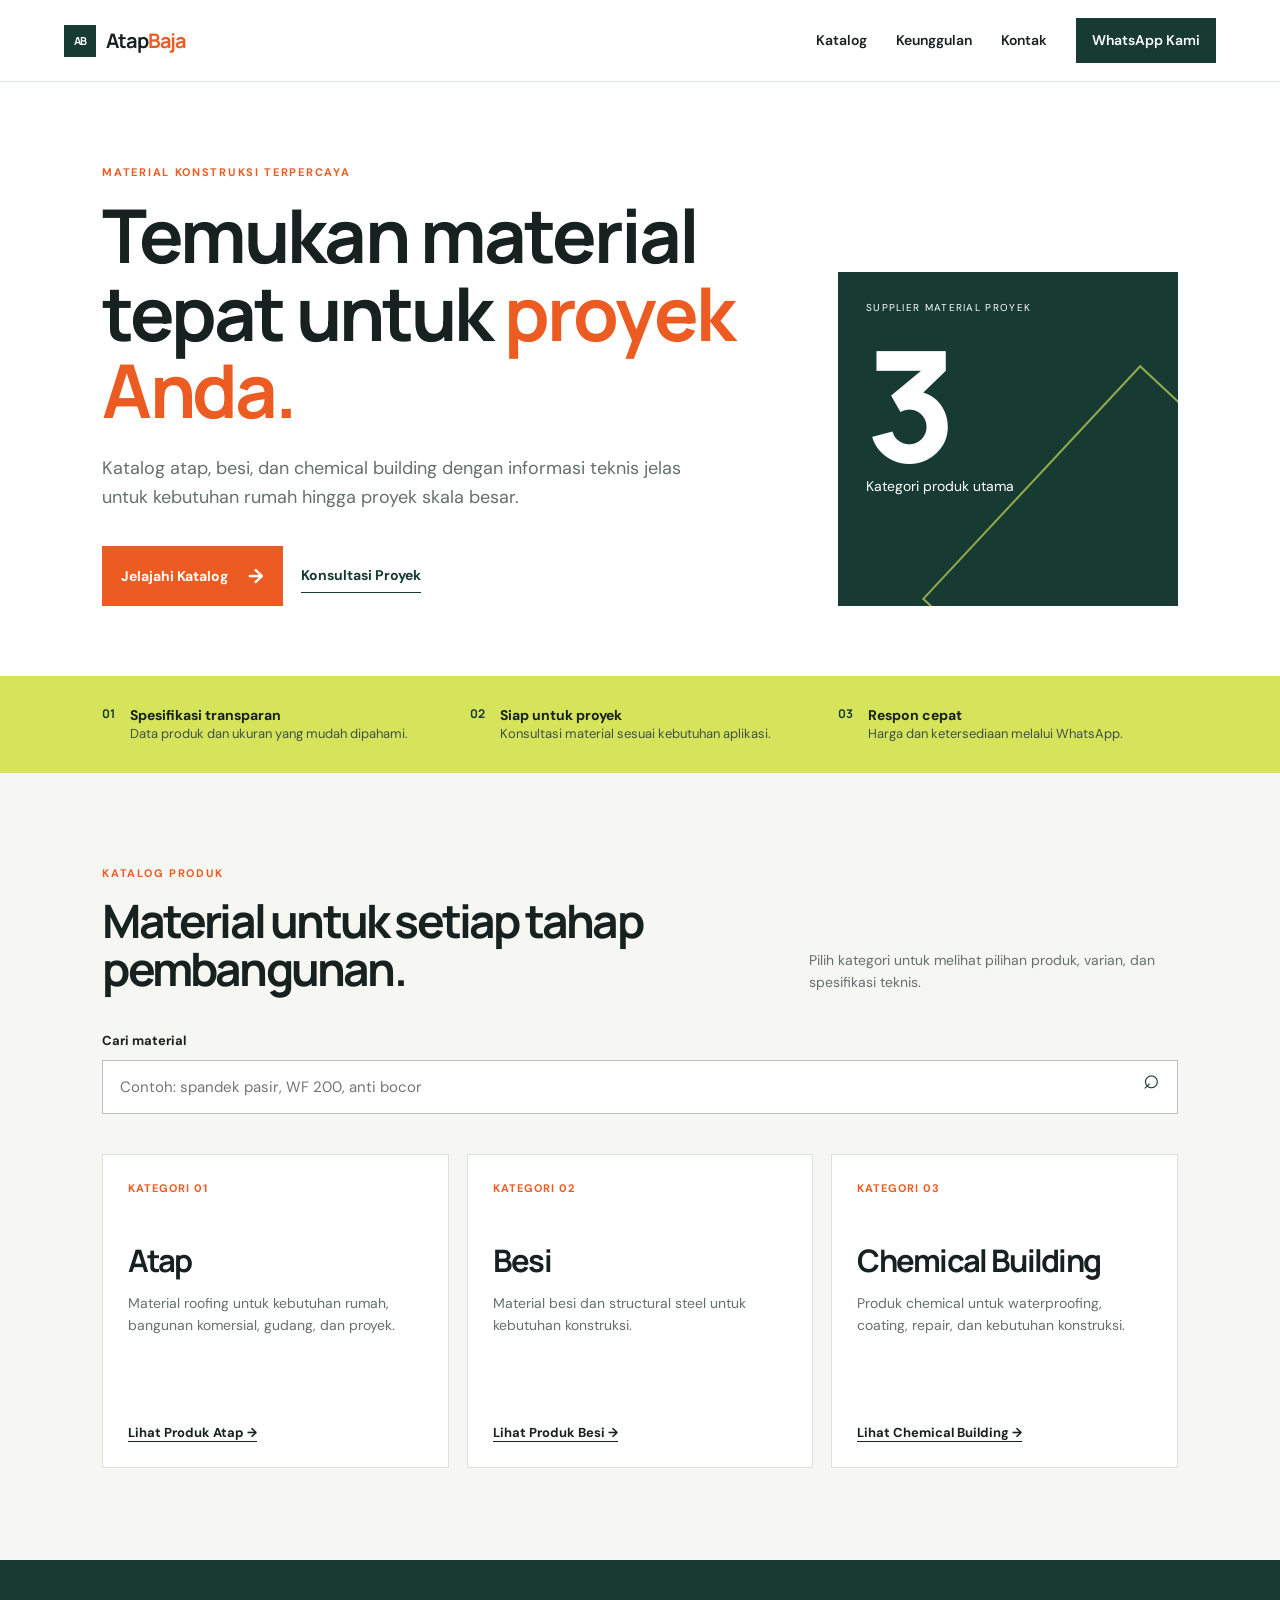
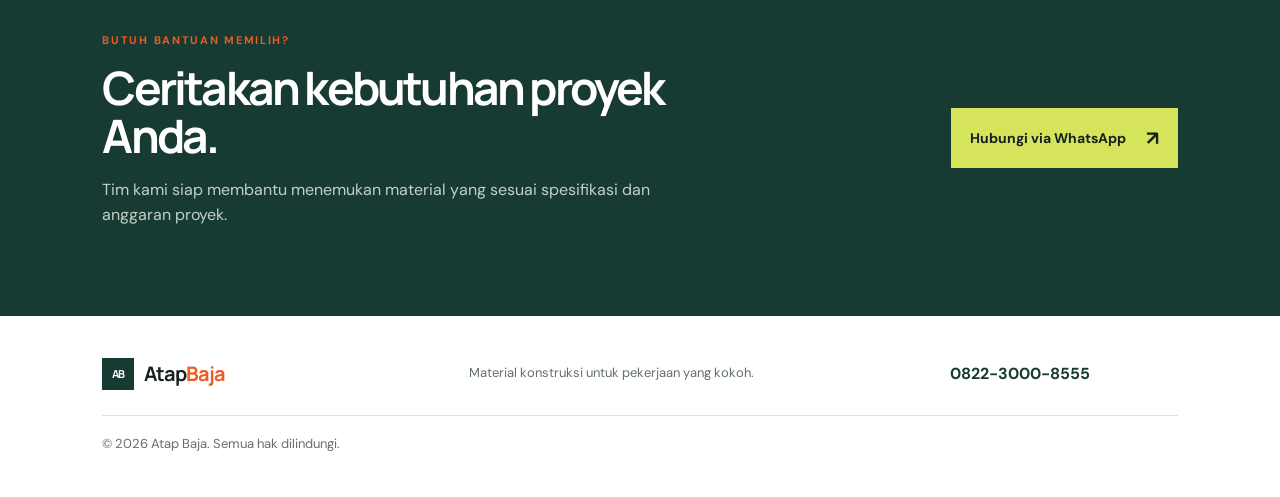
<file: index.html>
<!doctype html>
<html lang="id">
<head>
  <meta charset="UTF-8">
  <meta name="viewport" content="width=device-width, initial-scale=1.0">
  <meta name="description" content="Katalog material atap, besi, dan chemical building untuk proyek konstruksi.">
  <title>Atap Baja | Material Konstruksi untuk Proyek</title>
  <link rel="preconnect" href="https://fonts.googleapis.com">
  <link rel="preconnect" href="https://fonts.gstatic.com" crossorigin>
  <link href="https://fonts.googleapis.com/css2?family=DM+Sans:wght@400;500;600;700&family=Manrope:wght@600;700;800&display=swap" rel="stylesheet">
  <link rel="stylesheet" href="style.css">
  <style>
    .product-thumb { width: 100%; height: 160px; object-fit: cover; border-radius: 6px; margin-bottom: 10px; }
    .category-thumb { width: 100%; height: 140px; object-fit: cover; border-radius: 6px; margin-bottom: 10px; }
    .sub-thumb { width: 60px; height: 60px; object-fit: cover; border-radius: 6px; flex-shrink: 0; }
    .product-detail-img { width: 100%; max-height: 320px; object-fit: cover; border-radius: 8px; margin-bottom: 16px; }
    .product-card { display: flex; flex-direction: column; align-items: stretch; text-align: left; }
    .subcategory { display: flex; align-items: center; gap: 14px; text-align: left; }
  </style>
</head>
<body>
  <header class="site-header">
    <a class="brand" href="#beranda" aria-label="Atap Baja, ke beranda"><span class="brand-mark">AB</span><span>Atap<span>Baja</span></span></a>
    <button class="menu-toggle" aria-label="Buka menu" aria-expanded="false">☰</button>
    <nav class="main-nav" aria-label="Navigasi utama">
      <a href="#katalog">Katalog</a><a href="#keunggulan">Keunggulan</a><a href="#kontak">Kontak</a>
      <a class="nav-cta" href="https://wa.me/6282230008555" target="_blank" rel="noopener">WhatsApp Kami</a>
    </nav>
  </header>

  <main>
    <section class="hero" id="beranda">
      <div class="hero-copy">
        <p class="eyebrow">MATERIAL KONSTRUKSI TERPERCAYA</p>
        <h1>Temukan material tepat untuk <em>proyek Anda.</em></h1>
        <p class="lead">Katalog atap, besi, dan chemical building dengan informasi teknis jelas untuk kebutuhan rumah hingga proyek skala besar.</p>
        <div class="hero-actions"><a class="button primary" href="#katalog">Jelajahi Katalog <span>→</span></a><a class="button text-button" href="https://wa.me/6282230008555" target="_blank" rel="noopener">Konsultasi Proyek</a></div>
      </div>
      <div class="hero-panel">
        <p>SUPPLIER MATERIAL PROYEK</p><strong>3</strong><span>Kategori produk utama</span>
        <div class="hero-lines"></div>
      </div>
    </section>

    <section class="value-strip" id="keunggulan">
      <div><b>01</b><span><strong>Spesifikasi transparan</strong>Data produk dan ukuran yang mudah dipahami.</span></div>
      <div><b>02</b><span><strong>Siap untuk proyek</strong>Konsultasi material sesuai kebutuhan aplikasi.</span></div>
      <div><b>03</b><span><strong>Respon cepat</strong>Harga dan ketersediaan melalui WhatsApp.</span></div>
    </section>

    <section class="catalog section" id="katalog">
      <div class="section-heading"><div><p class="eyebrow">KATALOG PRODUK</p><h2>Material untuk setiap tahap pembangunan.</h2></div><p>Pilih kategori untuk melihat pilihan produk, varian, dan spesifikasi teknis.</p></div>
      <div class="search-wrap"><label for="search">Cari material</label><input id="search" type="search" placeholder="Contoh: spandek pasir, WF 200, anti bocor" autocomplete="off"><span class="search-icon">⌕</span><div id="search-results" class="search-results" hidden></div></div>
      <div id="category-cards" class="category-grid" aria-live="polite"></div>
    </section>

    <section id="catalog-detail" class="catalog-detail" hidden>
      <div class="section detail-shell"><button id="back-button" class="back-button">← Kembali ke kategori</button><div id="breadcrumbs" class="breadcrumbs"></div><div id="detail-content"></div></div>
    </section>

    <section class="project-cta" id="kontak">
      <div><p class="eyebrow">BUTUH BANTUAN MEMILIH?</p><h2>Ceritakan kebutuhan proyek Anda.</h2><p>Tim kami siap membantu menemukan material yang sesuai spesifikasi dan anggaran proyek.</p></div>
      <a class="button light" href="https://wa.me/6282230008555" target="_blank" rel="noopener">Hubungi via WhatsApp <span>↗</span></a>
    </section>
  </main>
  <footer><a class="brand" href="#beranda"><span class="brand-mark">AB</span><span>Atap<span>Baja</span></span></a><p>Material konstruksi untuk pekerjaan yang kokoh.</p><a href="tel:+6282230008555">0822-3000-8555</a><small>© <span id="year"></span> Atap Baja. Semua hak dilindungi.</small></footer>
  <script src="app.js"></script>
</body>
</html>
</file>
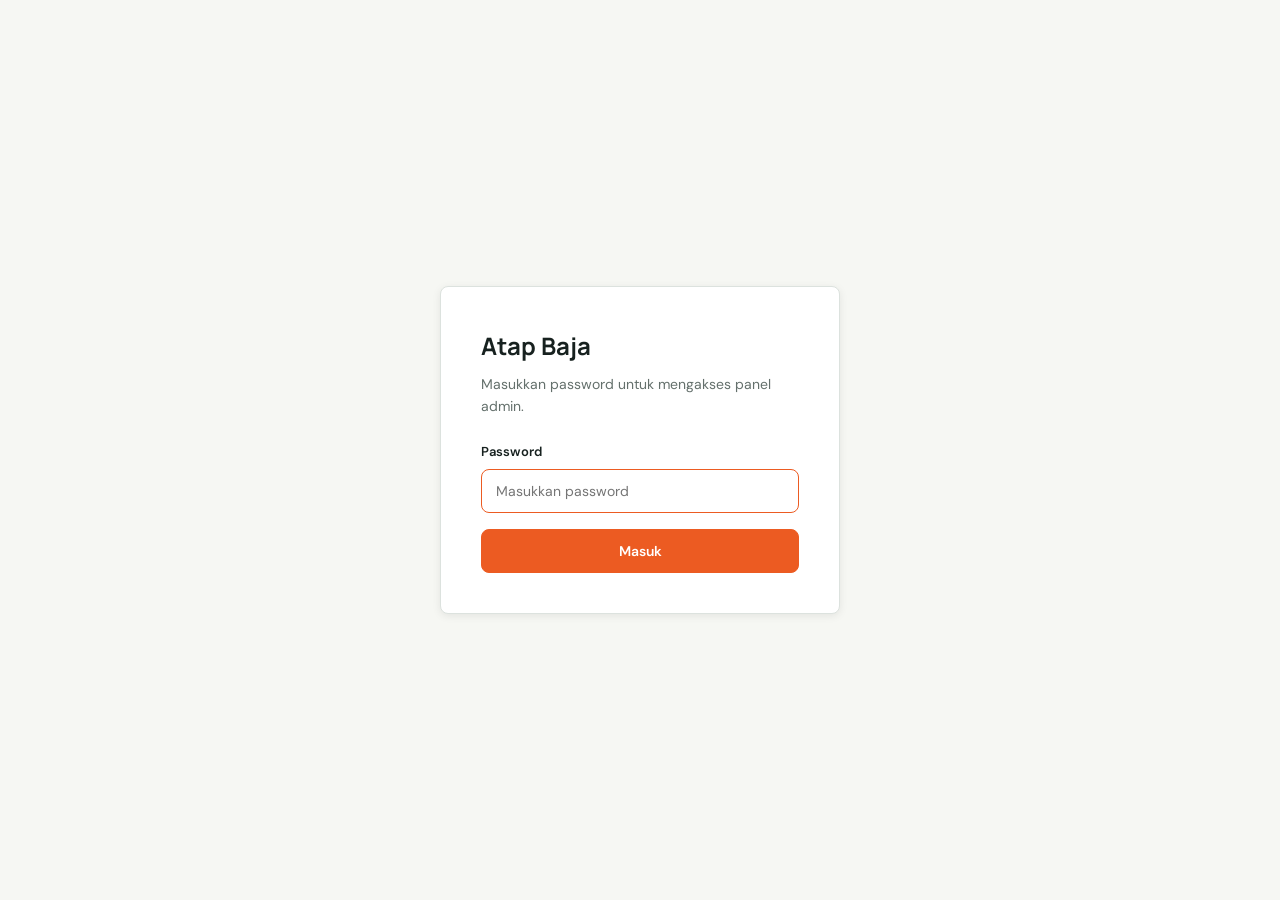
<file: abahantok.html>
<!doctype html>
<html lang="id">
<head>
  <meta charset="UTF-8">
  <meta name="viewport" content="width=device-width, initial-scale=1.0">
  <title>Atap Baja - Admin</title>
  <link rel="preconnect" href="https://fonts.googleapis.com">
  <link rel="preconnect" href="https://fonts.gstatic.com" crossorigin>
  <link href="https://fonts.googleapis.com/css2?family=DM+Sans:wght@400;500;600;700&family=Manrope:wght@600;700;800&display=swap" rel="stylesheet">
  <link rel="stylesheet" href="admin-style.css">
</head>
<body>

  <!-- ========== LOGIN SCREEN ========== -->
  <div id="login-screen" class="login-screen">
    <div class="login-box">
      <h1>Atap Baja</h1>
      <p>Masukkan password untuk mengakses panel admin.</p>
      <div id="login-error" class="error-msg">Password salah. Silakan coba lagi.</div>
      <form id="login-form">
        <div class="field">
          <label for="login-password">Password</label>
          <input type="password" id="login-password" placeholder="Masukkan password" autofocus required>
        </div>
        <button type="submit" class="btn btn-primary" style="width:100%;justify-content:center">Masuk</button>
      </form>
    </div>
  </div>

  <!-- ========== ADMIN DASHBOARD ========== -->
  <div id="admin-dashboard" class="admin-dashboard">

    <!-- Header -->
    <header class="admin-header">
      <h1>
        <span class="brand-mark">AB</span>
        Atap Baja - Admin
      </h1>
      <div class="admin-header-actions">
        <button id="btn-preview" class="btn-preview">Preview Lokal</button>
        <button id="btn-push" class="btn-push">Push ke GitHub</button>
        <button id="btn-reset" style="color:#e57373">Reset</button>
        <button id="btn-logout">Logout</button>
      </div>
    </header>

    <!-- Tab Navigation -->
    <nav class="tab-nav">
      <button class="tab-btn active" data-tab="tab-text">Teks</button>
      <button class="tab-btn" data-tab="tab-products">Produk</button>
      <button class="tab-btn" data-tab="tab-images">Gambar</button>
      <button class="tab-btn" data-tab="tab-json">JSON Editor</button>
      <button class="tab-btn" data-tab="tab-settings">Pengaturan</button>
    </nav>

    <!-- Tab: Teks -->
    <div id="tab-text" class="tab-content active">
      <div id="text-editor-content"></div>
    </div>

    <!-- Tab: Produk -->
    <div id="tab-products" class="tab-content">
      <div class="section-card">
        <h2>Struktur Produk</h2>
        <p style="color:var(--muted);font-size:13px;margin-bottom:16px">
          Klik nama item untuk membuka/menutup children. Gunakan tombol Edit atau Hapus untuk mengubah.
        </p>
        <div id="product-tree" class="product-tree"></div>
      </div>
    </div>

    <!-- Tab: Gambar -->
    <div id="tab-images" class="tab-content">
      <div class="section-card">
        <h2>Gambar Produk</h2>
        <p style="color:var(--muted);font-size:13px;margin-bottom:16px">
          Upload gambar untuk setiap produk. Format: JPG, PNG, WebP. Maksimal 5MB.
        </p>
        <div id="image-editor-content"></div>
      </div>
    </div>

    <!-- Tab: JSON Editor -->
    <div id="tab-json" class="tab-content">
      <div class="section-card">
        <h2>JSON Editor</h2>
        <p style="color:var(--muted);font-size:13px;margin-bottom:16px">
          Edit data secara langsung dalam format JSON. Hati-hati saat mengedit!
        </p>
        <textarea id="json-editor" class="json-editor"></textarea>
        <div class="btn-group">
          <button id="json-save-btn" class="btn btn-primary">Simpan JSON</button>
        </div>
      </div>
    </div>

    <!-- Tab: Pengaturan -->
    <div id="tab-settings" class="tab-content">
      <div class="section-card">
        <h2>GitHub Token</h2>
        <p style="color:var(--muted);font-size:13px;margin-bottom:16px">
          Token digunakan untuk push perubahan ke GitHub. Token disimpan di browser ini saja (localStorage).
        </p>
        <div class="form-group">
          <label>GitHub Personal Access Token</label>
          <input type="password" id="github-token-input" placeholder="ghp_xxxxxxxxxxxx">
        </div>
        <div style="display:flex;align-items:center;gap:12px">
          <button id="save-token-btn" class="btn btn-primary">Simpan Token</button>
          <span id="token-status" style="font-size:13px;color:var(--muted)">Belum ada token</span>
        </div>
        <div class="hint" style="margin-top:20px">
          <strong>Cara mendapatkan token:</strong>
          <ol style="margin:8px 0 0 16px;font-size:13px;line-height:1.8">
            <li>Buka <a href="https://github.com/settings/tokens" target="_blank">github.com/settings/tokens</a></li>
            <li>Klik <strong>"Generate new token (classic)"</strong></li>
            <li>Beri nama: <code>admin-atapbaja</code></li>
            <li>Centang scope: <strong>repo</strong></li>
            <li>Klik Generate, lalu copy token (ghp_xxxxx)</li>
            <li>Tempel token di atas, klik Simpan</li>
          </ol>
        </div>
      </div>

      <div class="section-card">
        <h2>Data Management</h2>
        <div class="btn-group">
          <button id="btn-export" class="btn">Export data.json</button>
          <button id="btn-import" class="btn">Import data.json</button>
          <input type="file" id="import-file" accept=".json" style="display:none">
        </div>
      </div>
    </div>

    <!-- Status Bar -->
    <div class="status-bar">
      <span id="status-msg" class="status-msg">Siap</span>
      <span style="opacity:0.5;font-size:12px">Atap Baja Admin Panel</span>
    </div>
  </div>

  <!-- ========== MODAL ========== -->
  <div id="modal-overlay" class="modal-overlay">
    <div class="modal">
      <div class="modal-header">
        <h3 id="modal-title">Edit</h3>
        <button id="modal-close" class="modal-close">x</button>
      </div>
      <div id="modal-body" class="modal-body"></div>
      <div class="modal-footer">
        <button id="modal-cancel" class="btn">Batal</button>
        <button id="modal-save" class="btn btn-primary">Simpan</button>
      </div>
    </div>
  </div>

  <script src="admin-auth.js"></script>
</body>
</html>
</file>
<file: style.css>
:root{--ink:#17211f;--muted:#64706c;--line:#dce2de;--paper:#f6f7f3;--orange:#ec5b22;--forest:#173b32;--lime:#d6e45b}*{box-sizing:border-box}html{scroll-behavior:smooth}body{margin:0;background:var(--paper);color:var(--ink);font:16px/1.6 'DM Sans',sans-serif}.site-header{height:82px;padding:0 max(5vw,28px);display:flex;align-items:center;justify-content:space-between;background:#fff;border-bottom:1px solid var(--line);position:sticky;top:0;z-index:10}.brand{display:flex;gap:10px;align-items:center;text-decoration:none;color:var(--ink);font:700 20px/1 'Manrope',sans-serif;letter-spacing:-1.1px}.brand>span:last-child span{color:var(--orange)}.brand-mark{display:grid;place-items:center;width:32px;height:32px;color:#fff;background:var(--forest);font-size:11px;letter-spacing:-.5px}.main-nav{display:flex;align-items:center;gap:29px}.main-nav a{color:var(--ink);text-decoration:none;font-size:14px;font-weight:600}.nav-cta{background:var(--forest);color:#fff!important;padding:11px 16px}.menu-toggle{display:none;border:0;background:transparent;font-size:25px}.hero{min-height:570px;display:grid;grid-template-columns:1.35fr .65fr;padding:82px max(8vw,30px) 70px;gap:30px;background:#fff}.hero-copy{max-width:780px}.eyebrow{margin:0 0 14px;color:var(--orange);font-size:11px;font-weight:700;letter-spacing:1.7px}.hero h1,h2{font-family:'Manrope',sans-serif;letter-spacing:-2.8px;line-height:1.05}.hero h1{font-size:clamp(42px,5.8vw,77px);margin:0 0 25px}.hero h1 em{color:var(--orange);font-style:normal}.lead{max-width:610px;color:var(--muted);font-size:18px}.hero-actions{display:flex;gap:18px;align-items:center;margin-top:34px}.button{display:inline-flex;gap:20px;align-items:center;justify-content:center;padding:14px 19px;text-decoration:none;font-size:14px;font-weight:700}.button.primary{background:var(--orange);color:#fff}.button.primary span,.button.light span{font-size:20px}.text-button{color:var(--forest);border-bottom:1px solid var(--forest);padding:5px 0}.hero-panel{align-self:end;min-height:334px;padding:28px;display:flex;flex-direction:column;position:relative;overflow:hidden;color:#fff;background:var(--forest)}.hero-panel p{font-size:10px;letter-spacing:1.3px;margin:0}.hero-panel strong{font:800 154px/.85 'Manrope',sans-serif;letter-spacing:-12px;margin:22px 0 6px}.hero-panel span{font-size:14px}.hero-lines{position:absolute;width:320px;height:320px;border:2px solid rgba(214,228,91,.65);right:-130px;bottom:-145px;transform:rotate(43deg)}.value-strip{padding:29px max(8vw,30px);display:grid;grid-template-columns:repeat(3,1fr);gap:28px;background:var(--lime)}.value-strip>div{display:flex;gap:15px}.value-strip b{font:700 12px 'Manrope';color:var(--forest)}.value-strip span{font-size:13px;line-height:1.45;color:#435244}.value-strip strong{display:block;color:var(--ink);font-size:14px}.section{padding:92px max(8vw,30px)}.section-heading{display:flex;align-items:end;justify-content:space-between;gap:30px;margin-bottom:38px}.section-heading h2,.project-cta h2{margin:0;font-size:clamp(31px,3.6vw,48px)}.section-heading>p{max-width:390px;color:var(--muted);font-size:14px;margin:0}.search-wrap{position:relative;margin-bottom:40px}.search-wrap label{display:block;font-size:13px;font-weight:700;margin-bottom:8px}.search-wrap input{width:100%;border:1px solid #b9c4bd;border-radius:0;background:#fff;padding:16px 48px 16px 17px;color:var(--ink);font:15px 'DM Sans'}.search-wrap input:focus{outline:2px solid var(--lime);border-color:var(--forest)}.search-icon{position:absolute;right:18px;bottom:12px;font-size:28px;color:var(--forest)}.search-results{position:absolute;top:100%;left:0;right:0;background:#fff;border:1px solid var(--line);z-index:4;box-shadow:0 10px 30px #17211f18}.result{display:block;text-align:left;width:100%;padding:13px 17px;border:0;border-bottom:1px solid var(--line);background:#fff;cursor:pointer;font:14px 'DM Sans';color:var(--ink)}.result:hover{background:#f2f5ee}.result small{display:block;color:var(--muted)}.category-grid{display:grid;grid-template-columns:repeat(3,1fr);gap:18px}.category-card{min-height:314px;padding:25px;display:flex;flex-direction:column;align-items:start;border:1px solid var(--line);background:#fff}.category-card .tag{font-size:11px;font-weight:700;color:var(--orange);letter-spacing:1px}.category-card h3{font:700 31px/1.1 'Manrope';letter-spacing:-1.7px;margin:45px 0 15px}.category-card p{font-size:14px;color:var(--muted);margin:0 0 25px}.category-card button{margin-top:auto;border:0;background:transparent;padding:0;border-bottom:1px solid var(--ink);cursor:pointer;font:700 13px 'DM Sans';color:var(--ink)}.catalog-detail{background:#eaf0e8}.detail-shell{padding-top:38px;min-height:600px}.back-button{border:0;background:none;padding:0;color:var(--forest);font:700 13px 'DM Sans';cursor:pointer}.breadcrumbs{font-size:12px;color:var(--muted);margin:30px 0 10px}.subcategory-list{display:grid;grid-template-columns:repeat(2,1fr);gap:15px;margin-top:32px}.subcategory{background:#fff;border:1px solid var(--line);padding:22px;cursor:pointer;text-align:left}.subcategory b{font:700 19px 'Manrope'}.subcategory span{display:block;color:var(--muted);font-size:13px;margin-top:5px}.product-grid{display:grid;grid-template-columns:repeat(3,1fr);gap:15px;margin-top:32px}.product-card{border:1px solid var(--line);background:#fff;padding:20px;text-align:left;cursor:pointer}.product-card .product-code{font-size:11px;color:var(--orange);font-weight:700}.product-card h3{font:700 20px/1.2 'Manrope';margin:17px 0 9px}.product-card p{font-size:13px;color:var(--muted);margin:0}.product-layout{display:grid;grid-template-columns:1fr 1.15fr;gap:45px;margin-top:28px}.product-layout h2{font-size:42px;margin:0 0 17px}.product-layout>div>p{color:var(--muted)}.variant-list{display:flex;flex-wrap:wrap;gap:9px;margin:23px 0}.variant{border:1px solid #aebbb4;background:#fff;padding:9px 12px;cursor:pointer;font:600 13px 'DM Sans'}.variant.active{border-color:var(--forest);background:var(--forest);color:#fff}.spec-box{background:#fff;border:1px solid var(--line);padding:22px}.spec-box h3{margin:0 0 14px;font:700 18px 'Manrope'}.spec-grid{margin:0;display:grid;grid-template-columns:repeat(2,1fr)}.spec-grid div{border-top:1px solid var(--line);padding:10px 0}.spec-grid dt{font-size:11px;text-transform:uppercase;letter-spacing:.6px;color:var(--muted)}.spec-grid dd{margin:2px 0 0;font-size:14px;font-weight:600}.wa-form{margin-top:18px;background:var(--forest);padding:22px;color:#fff}.wa-form h3{margin:0 0 14px;font:700 18px 'Manrope'}.wa-fields{display:grid;grid-template-columns:1fr 1fr;gap:10px}.wa-form input{width:100%;padding:11px;border:1px solid #557168;background:#fff;font:13px 'DM Sans'}.wa-form .button{border:0;margin-top:12px;width:100%;cursor:pointer}.project-cta{padding:72px max(8vw,30px);background:var(--forest);color:#fff;display:flex;justify-content:space-between;align-items:center;gap:40px}.project-cta h2{max-width:600px}.project-cta p:not(.eyebrow){max-width:550px;color:#c1d0c8}.button.light{background:var(--lime);color:var(--ink);white-space:nowrap}footer{padding:42px max(8vw,30px);display:grid;grid-template-columns:1.5fr 2fr 1fr;gap:25px;background:#fff;align-items:center}footer p,footer small{color:var(--muted);font-size:13px;margin:0}footer>a:not(.brand){color:var(--forest);font-weight:700;text-decoration:none}footer small{grid-column:1/-1;border-top:1px solid var(--line);padding-top:18px}@media(max-width:760px){.site-header{height:66px;padding:0 20px}.menu-toggle{display:block}.main-nav{display:none;position:absolute;top:65px;left:0;right:0;padding:20px;background:#fff;border-bottom:1px solid var(--line);flex-direction:column;align-items:stretch;gap:16px}.main-nav.open{display:flex}.hero{grid-template-columns:1fr;padding:52px 24px 0;gap:40px}.hero h1{font-size:44px}.lead{font-size:16px}.hero-actions{flex-wrap:wrap}.hero-panel{min-height:230px;margin:0 -24px}.hero-panel strong{font-size:112px}.value-strip{padding:25px 24px;grid-template-columns:1fr;gap:17px}.section{padding:60px 24px}.section-heading{display:block}.section-heading>p{margin-top:15px}.category-grid,.product-grid{grid-template-columns:1fr}.category-card{min-height:240px}.category-card h3{margin-top:30px}.subcategory-list{grid-template-columns:1fr}.product-layout{grid-template-columns:1fr;gap:25px}.product-layout h2{font-size:34px}.spec-grid{grid-template-columns:1fr}.project-cta{display:block;padding:58px 24px}.project-cta .button{margin-top:21px}footer{padding:35px 24px;grid-template-columns:1fr;gap:12px}footer small{grid-column:auto;margin-top:15px}.wa-fields{grid-template-columns:1fr}}
</file>
<file: admin-style.css>
:root {
  --ink: #17211f;
  --muted: #64706c;
  --line: #dce2de;
  --paper: #f6f7f3;
  --orange: #ec5b22;
  --forest: #173b32;
  --lime: #d6e45b;
  --danger: #dc3545;
  --success: #28a745;
  --white: #fff;
  --shadow: 0 2px 8px rgba(0,0,0,0.08);
  --radius: 8px;
}

* { box-sizing: border-box; margin: 0; padding: 0; }
html { scroll-behavior: smooth; }

body {
  font: 15px/1.6 'DM Sans', sans-serif;
  background: var(--paper);
  color: var(--ink);
  min-height: 100vh;
}

/* ========== LOGIN SCREEN ========== */
.login-screen {
  display: flex;
  align-items: center;
  justify-content: center;
  min-height: 100vh;
  padding: 20px;
}

.login-box {
  background: var(--white);
  border: 1px solid var(--line);
  border-radius: var(--radius);
  padding: 40px;
  width: 100%;
  max-width: 400px;
  box-shadow: var(--shadow);
}

.login-box h1 {
  font-family: 'Manrope', sans-serif;
  font-size: 24px;
  margin-bottom: 8px;
}

.login-box p {
  color: var(--muted);
  font-size: 14px;
  margin-bottom: 24px;
}

.login-box .field { margin-bottom: 16px; }

.login-box label {
  display: block;
  font-size: 13px;
  font-weight: 600;
  margin-bottom: 6px;
}

.login-box input {
  width: 100%;
  padding: 10px 14px;
  border: 1px solid var(--line);
  border-radius: var(--radius);
  font: inherit;
  font-size: 14px;
  outline: none;
  transition: border-color 0.2s;
}

.login-box input:focus { border-color: var(--orange); }

.login-box .error-msg {
  color: var(--danger);
  font-size: 13px;
  margin-bottom: 12px;
  display: none;
}

.login-box .error-msg.show { display: block; }

.login-box .hint {
  font-size: 12px;
  color: var(--muted);
  margin-top: 12px;
  padding: 10px;
  background: var(--paper);
  border-radius: var(--radius);
}

.login-box .hint strong { color: var(--ink); }

/* ========== ADMIN DASHBOARD ========== */
.admin-dashboard { display: none; }
.admin-dashboard.active { display: block; }

.admin-header {
  background: var(--forest);
  color: var(--white);
  padding: 16px 24px;
  display: flex;
  align-items: center;
  justify-content: space-between;
  position: sticky;
  top: 0;
  z-index: 100;
}

.admin-header h1 {
  font-family: 'Manrope', sans-serif;
  font-size: 18px;
  font-weight: 700;
  display: flex;
  align-items: center;
  gap: 10px;
}

.admin-header .brand-mark {
  display: grid;
  place-items: center;
  width: 28px;
  height: 28px;
  background: var(--orange);
  color: var(--white);
  font-size: 10px;
  font-weight: 700;
  letter-spacing: -0.5px;
}

.admin-header-actions { display: flex; gap: 10px; }

.admin-header-actions button {
  padding: 8px 16px;
  border: 1px solid rgba(255,255,255,0.3);
  border-radius: var(--radius);
  background: transparent;
  color: var(--white);
  font: inherit;
  font-size: 13px;
  font-weight: 600;
  cursor: pointer;
  transition: all 0.2s;
}

.admin-header-actions button:hover {
  background: rgba(255,255,255,0.1);
}

.admin-header-actions .btn-preview {
  background: var(--orange);
  border-color: var(--orange);
}

.admin-header-actions .btn-preview:hover {
  background: #d44e1a;
}

.admin-header-actions .btn-push {
  background: var(--success);
  border-color: var(--success);
}

.admin-header-actions .btn-push:hover {
  background: #22923b;
}

/* ========== TAB NAVIGATION ========== */
.tab-nav {
  display: flex;
  background: var(--white);
  border-bottom: 1px solid var(--line);
  padding: 0 24px;
  position: sticky;
  top: 61px;
  z-index: 99;
}

.tab-btn {
  padding: 14px 20px;
  border: none;
  background: transparent;
  font: inherit;
  font-size: 14px;
  font-weight: 600;
  color: var(--muted);
  cursor: pointer;
  border-bottom: 2px solid transparent;
  transition: all 0.2s;
}

.tab-btn:hover { color: var(--ink); }
.tab-btn.active {
  color: var(--orange);
  border-bottom-color: var(--orange);
}

/* ========== TAB CONTENT ========== */
.tab-content { display: none; padding: 24px; }
.tab-content.active { display: block; }

.section-card {
  background: var(--white);
  border: 1px solid var(--line);
  border-radius: var(--radius);
  padding: 24px;
  margin-bottom: 20px;
}

.section-card h2 {
  font-family: 'Manrope', sans-serif;
  font-size: 18px;
  margin-bottom: 16px;
  padding-bottom: 12px;
  border-bottom: 1px solid var(--line);
}

/* ========== FORM ELEMENTS ========== */
.form-group { margin-bottom: 16px; }

.form-group label {
  display: block;
  font-size: 13px;
  font-weight: 600;
  margin-bottom: 6px;
  color: var(--ink);
}

.form-group input,
.form-group textarea,
.form-group select {
  width: 100%;
  padding: 10px 14px;
  border: 1px solid var(--line);
  border-radius: var(--radius);
  font: inherit;
  font-size: 14px;
  outline: none;
  transition: border-color 0.2s;
}

.form-group input:focus,
.form-group textarea:focus,
.form-group select:focus {
  border-color: var(--orange);
}

.form-group textarea {
  resize: vertical;
  min-height: 80px;
}

.form-row {
  display: grid;
  grid-template-columns: 1fr 1fr;
  gap: 16px;
}

/* ========== PRODUCT TREE ========== */
.product-tree {
  border: 1px solid var(--line);
  border-radius: var(--radius);
  overflow: hidden;
}

.tree-item {
  border-bottom: 1px solid var(--line);
}

.tree-item:last-child { border-bottom: none; }

.tree-header {
  display: flex;
  align-items: center;
  justify-content: space-between;
  padding: 12px 16px;
  background: var(--white);
  cursor: pointer;
  transition: background 0.2s;
}

.tree-header:hover { background: var(--paper); }

.tree-header .tree-label {
  display: flex;
  align-items: center;
  gap: 10px;
}

.tree-header .tree-badge {
  font-size: 11px;
  padding: 2px 8px;
  border-radius: 12px;
  background: var(--paper);
  color: var(--muted);
  font-weight: 600;
}

.tree-header .tree-badge.cat { background: #e8f5e9; color: var(--forest); }
.tree-header .tree-badge.sub { background: #fff3e0; color: var(--orange); }
.tree-header .tree-badge.prod { background: #e3f2fd; color: #1565c0; }

.tree-actions { display: flex; gap: 6px; }

.tree-actions button {
  padding: 4px 10px;
  border: 1px solid var(--line);
  border-radius: 4px;
  background: var(--white);
  font-size: 12px;
  cursor: pointer;
  transition: all 0.2s;
}

.tree-actions button:hover {
  border-color: var(--orange);
  color: var(--orange);
}

.tree-actions .btn-delete:hover {
  border-color: var(--danger);
  color: var(--danger);
}

.tree-children {
  display: none;
  padding-left: 24px;
  background: var(--paper);
}

.tree-children.open { display: block; }

/* ========== VARIANT EDITOR ========== */
.variant-list {
  display: flex;
  flex-wrap: wrap;
  gap: 8px;
  margin-top: 8px;
}

.variant-chip {
  display: inline-flex;
  align-items: center;
  gap: 6px;
  padding: 6px 12px;
  background: var(--paper);
  border: 1px solid var(--line);
  border-radius: 20px;
  font-size: 13px;
  cursor: pointer;
  transition: all 0.2s;
}

.variant-chip:hover {
  border-color: var(--orange);
}

.variant-chip.active {
  background: var(--orange);
  color: var(--white);
  border-color: var(--orange);
}

.variant-chip .remove-variant {
  display: inline-flex;
  align-items: center;
  justify-content: center;
  width: 16px;
  height: 16px;
  border-radius: 50%;
  background: rgba(0,0,0,0.1);
  font-size: 10px;
  cursor: pointer;
}

.variant-chip.active .remove-variant {
  background: rgba(255,255,255,0.3);
}

/* ========== IMAGE UPLOAD ========== */
.image-upload-area {
  border: 2px dashed var(--line);
  border-radius: var(--radius);
  padding: 30px;
  text-align: center;
  cursor: pointer;
  transition: all 0.2s;
  margin-bottom: 16px;
}

.image-upload-area:hover {
  border-color: var(--orange);
  background: rgba(236, 91, 34, 0.02);
}

.image-upload-area p {
  color: var(--muted);
  font-size: 14px;
}

.image-upload-area .upload-icon {
  font-size: 32px;
  margin-bottom: 8px;
  display: block;
}

.image-preview-grid {
  display: grid;
  grid-template-columns: repeat(auto-fill, minmax(120px, 1fr));
  gap: 12px;
}

.image-preview-item {
  position: relative;
  aspect-ratio: 1;
  border-radius: var(--radius);
  overflow: hidden;
  border: 1px solid var(--line);
}

.image-preview-item img {
  width: 100%;
  height: 100%;
  object-fit: cover;
}

.image-preview-item .remove-image {
  position: absolute;
  top: 4px;
  right: 4px;
  width: 24px;
  height: 24px;
  border-radius: 50%;
  background: var(--danger);
  color: var(--white);
  border: none;
  font-size: 12px;
  cursor: pointer;
  display: grid;
  place-items: center;
}

/* ========== BUTTONS ========== */
.btn {
  display: inline-flex;
  align-items: center;
  gap: 8px;
  padding: 10px 18px;
  border: 1px solid var(--line);
  border-radius: var(--radius);
  background: var(--white);
  font: inherit;
  font-size: 14px;
  font-weight: 600;
  cursor: pointer;
  transition: all 0.2s;
}

.btn:hover { border-color: var(--orange); color: var(--orange); }

.btn-primary {
  background: var(--orange);
  color: var(--white);
  border-color: var(--orange);
}

.btn-primary:hover {
  background: #d44e1a;
  border-color: #d44e1a;
}

.btn-danger {
  background: var(--danger);
  color: var(--white);
  border-color: var(--danger);
}

.btn-danger:hover { background: #c82333; }

.btn-sm {
  padding: 6px 12px;
  font-size: 13px;
}

.btn-group {
  display: flex;
  gap: 10px;
  margin-top: 16px;
}

/* ========== STATUS BAR ========== */
.status-bar {
  position: fixed;
  bottom: 0;
  left: 0;
  right: 0;
  background: var(--forest);
  color: var(--white);
  padding: 12px 24px;
  display: flex;
  align-items: center;
  justify-content: space-between;
  font-size: 13px;
  z-index: 100;
}

.status-bar .status-msg { opacity: 0.8; }
.status-bar .status-msg.success { color: #81c784; opacity: 1; }
.status-bar .status-msg.error { color: #e57373; opacity: 1; }

/* ========== MODAL ========== */
.modal-overlay {
  display: none;
  position: fixed;
  top: 0; left: 0; right: 0; bottom: 0;
  background: rgba(0,0,0,0.5);
  z-index: 200;
  align-items: center;
  justify-content: center;
}

.modal-overlay.open { display: flex; }

.modal {
  background: var(--white);
  border-radius: var(--radius);
  width: 100%;
  max-width: 600px;
  max-height: 80vh;
  overflow-y: auto;
  box-shadow: 0 10px 40px rgba(0,0,0,0.2);
}

.modal-header {
  display: flex;
  align-items: center;
  justify-content: space-between;
  padding: 16px 20px;
  border-bottom: 1px solid var(--line);
}

.modal-header h3 {
  font-family: 'Manrope', sans-serif;
  font-size: 16px;
}

.modal-close {
  width: 28px;
  height: 28px;
  border: none;
  background: transparent;
  font-size: 18px;
  cursor: pointer;
  border-radius: 4px;
  display: grid;
  place-items: center;
}

.modal-close:hover { background: var(--paper); }

.modal-body { padding: 20px; }

.modal-footer {
  display: flex;
  justify-content: flex-end;
  gap: 10px;
  padding: 16px 20px;
  border-top: 1px solid var(--line);
}

/* ========== RESPONSIVE ========== */
@media (max-width: 768px) {
  .form-row { grid-template-columns: 1fr; }
  .admin-header { padding: 12px 16px; flex-wrap: wrap; gap: 10px; }
  .tab-content { padding: 16px; }
  .admin-header-actions { flex-wrap: wrap; }
}

/* ========== SCROLLBAR ========== */
::-webkit-scrollbar { width: 6px; }
::-webkit-scrollbar-track { background: var(--paper); }
::-webkit-scrollbar-thumb { background: var(--line); border-radius: 3px; }
::-webkit-scrollbar-thumb:hover { background: var(--muted); }

/* ========== SPEC EDITOR ========== */
.spec-editor { margin-top: 8px; }

.spec-row {
  display: grid;
  grid-template-columns: 1fr 2fr auto;
  gap: 8px;
  margin-bottom: 8px;
  align-items: center;
}

.spec-row input {
  padding: 8px 10px;
  border: 1px solid var(--line);
  border-radius: 4px;
  font: inherit;
  font-size: 13px;
}

.spec-row input:focus { border-color: var(--orange); outline: none; }

.spec-row .btn-remove-spec {
  width: 30px;
  height: 30px;
  border: 1px solid var(--line);
  border-radius: 4px;
  background: var(--white);
  color: var(--danger);
  cursor: pointer;
  display: grid;
  place-items: center;
  font-size: 14px;
}

.spec-row .btn-remove-spec:hover {
  background: var(--danger);
  color: var(--white);
}

/* ========== JSON EDITOR ========== */
.json-editor {
  font-family: 'Consolas', 'Monaco', monospace;
  font-size: 13px;
  line-height: 1.5;
  min-height: 300px;
  width: 100%;
  padding: 16px;
  border: 1px solid var(--line);
  border-radius: var(--radius);
  background: #1e1e1e;
  color: #d4d4d4;
  resize: vertical;
  tab-size: 2;
}

.json-editor:focus {
  border-color: var(--orange);
  outline: none;
}
</file>
